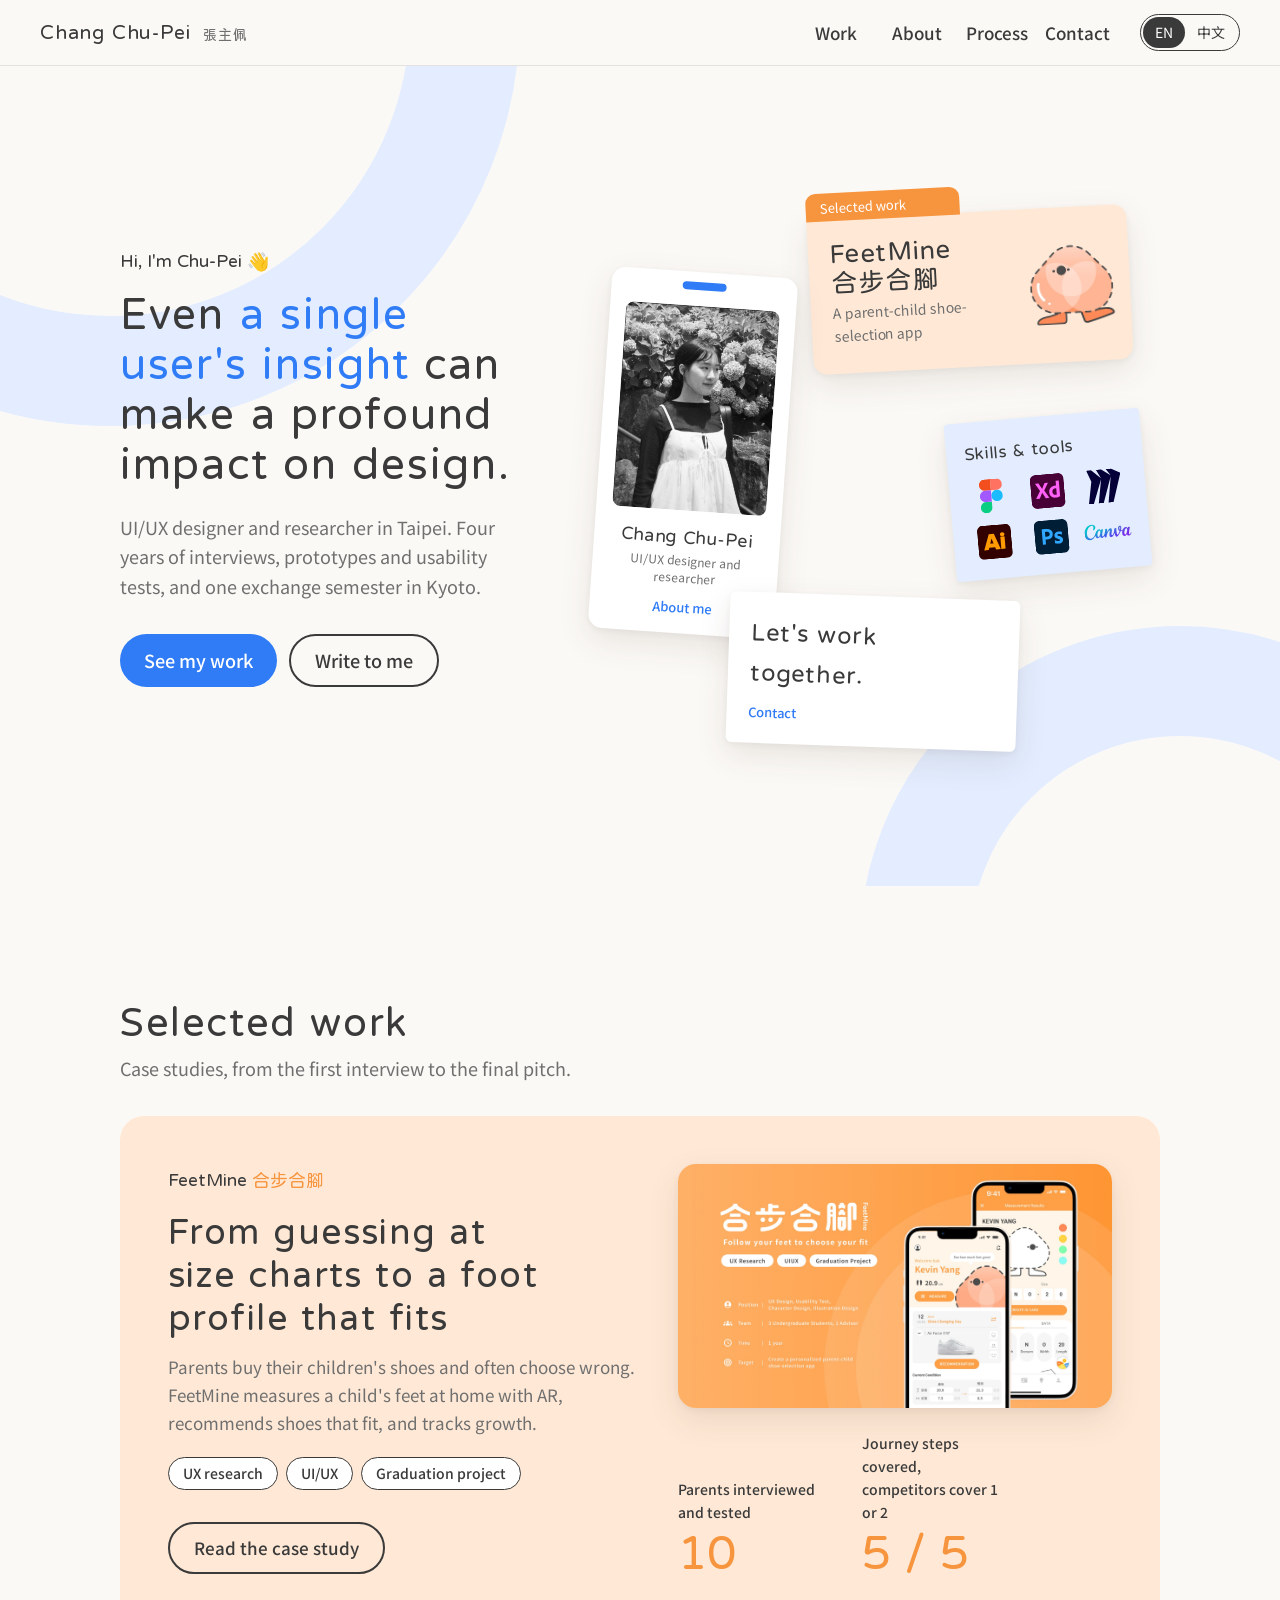
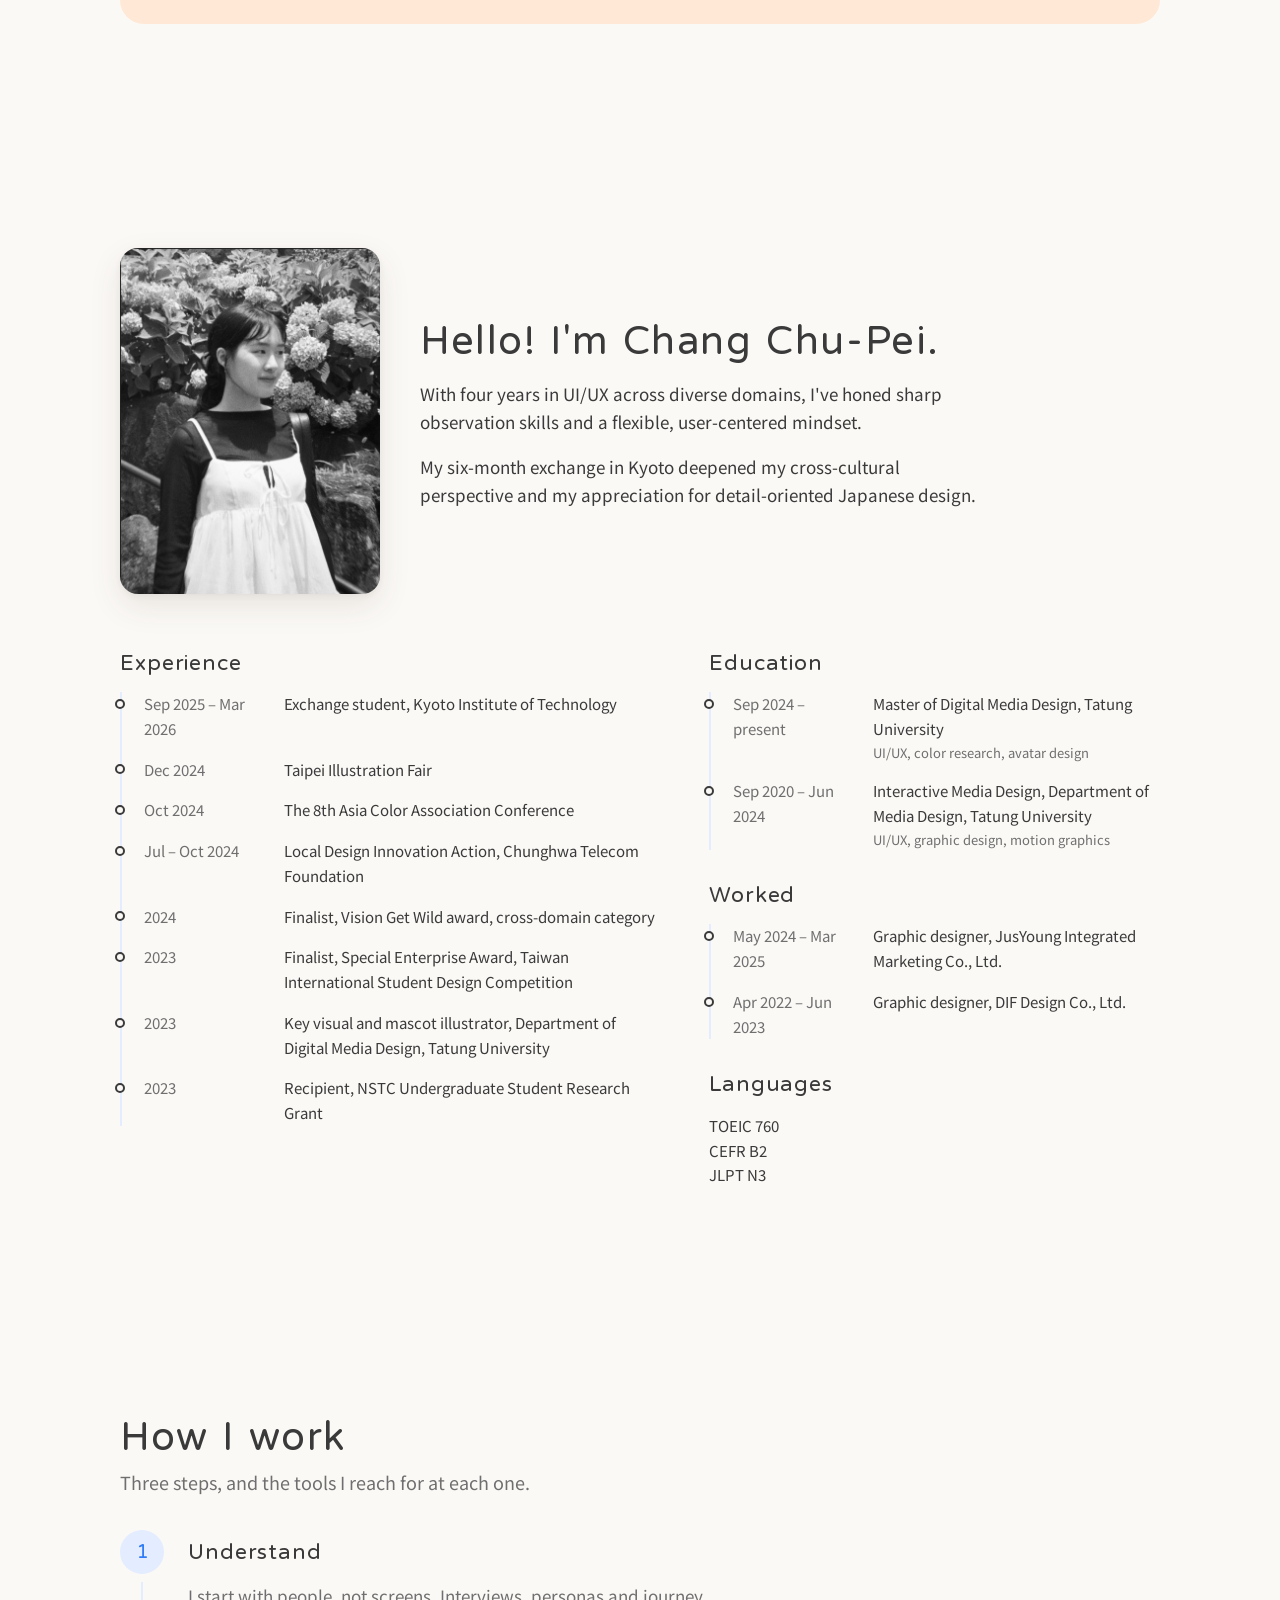
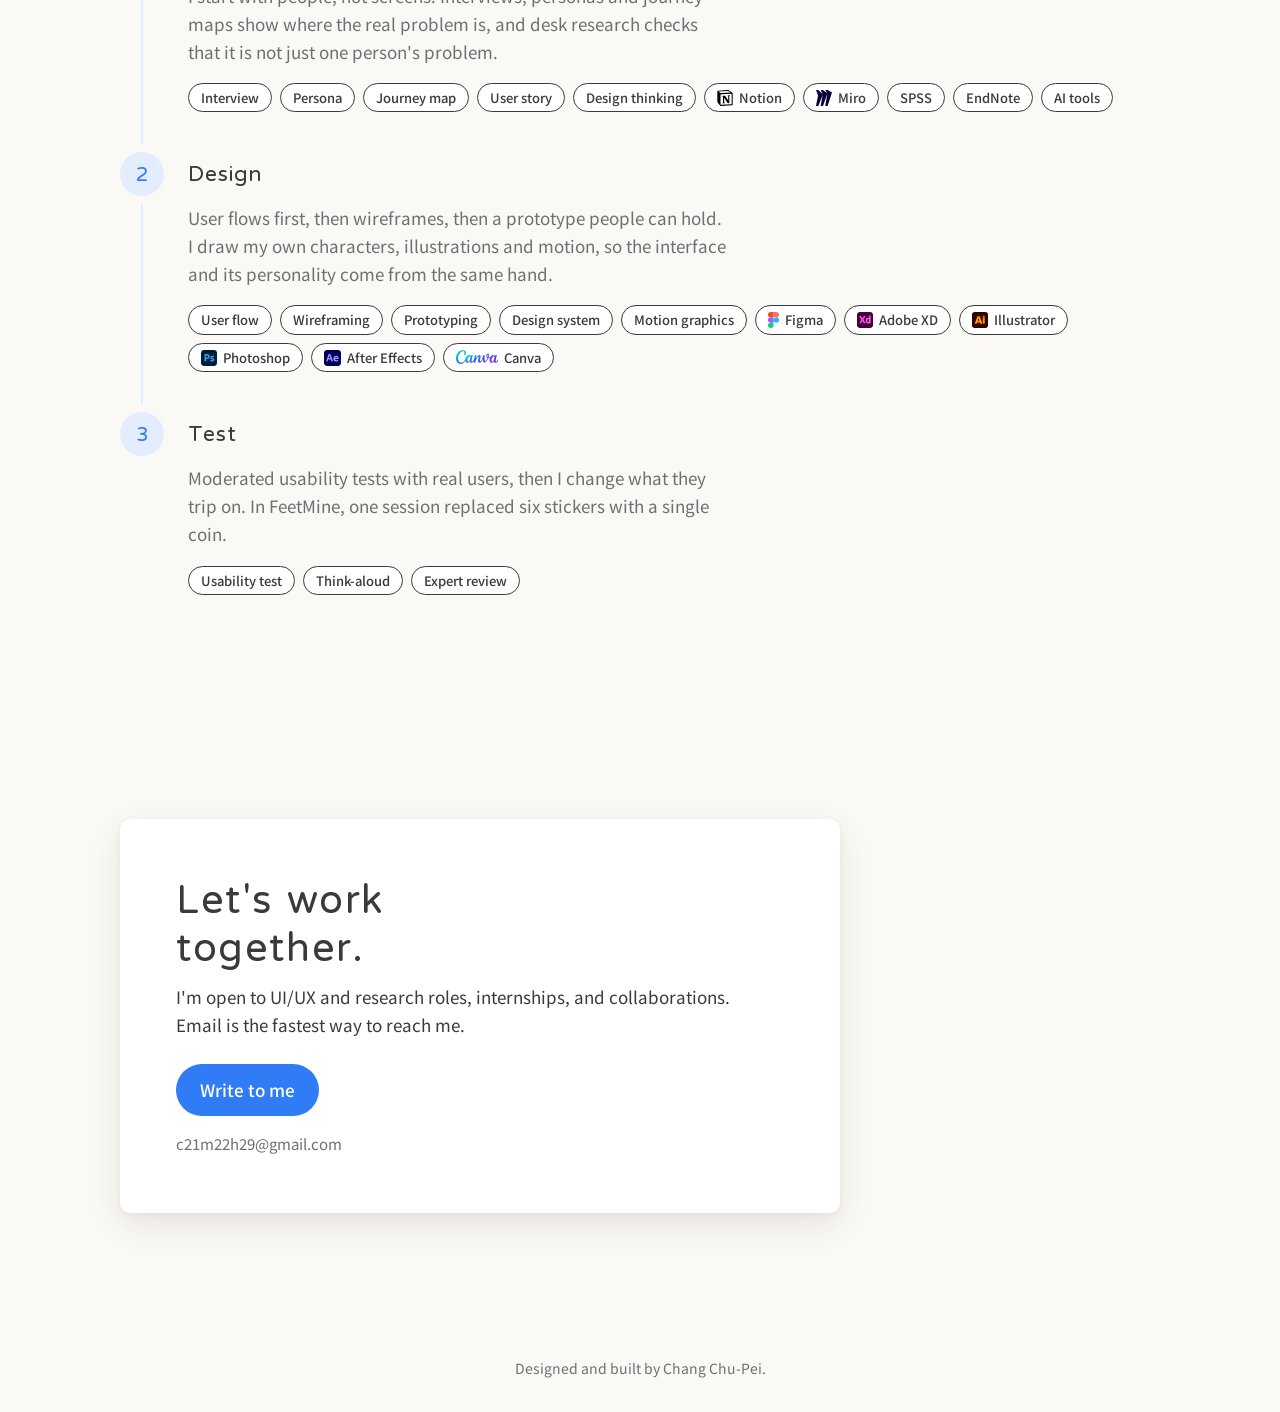
<file: index.html>
<!DOCTYPE html>
<html lang="en">
<head>
  <meta charset="utf-8">
  <meta name="viewport" content="width=device-width, initial-scale=1">
  <title>Chang Chu-Pei 張主佩, UI/UX designer and researcher</title>
  <meta name="description" content="Portfolio of Chang Chu-Pei, UI/UX designer and researcher in Taipei.">
  <link rel="preconnect" href="https://fonts.gstatic.com" crossorigin>
  <link href="https://fonts.googleapis.com/css2?family=Huninn&family=Noto+Sans+TC:wght@400;500&display=swap" rel="stylesheet">
  <link rel="stylesheet" href="style.css">
</head>
<body>
  <!-- The home page: the desk, the list of projects, and the profile (about, skills, contact).
       Every element with data-text="a.b.c" gets its words from content.js (data-html for the one string with <em> in it).
       Lists (project cards, timeline, skills) are drawn by home.js into the empty elements with an id. -->

  <a class="skip" href="#work" data-text="site.skip"></a>

  <header class="topbar">
    <a class="brand" href="#top"><span data-text="site.name"></span> <small data-text="site.nameOther"></small></a>
    <nav>
      <a href="#work" data-text="site.nav.work"></a>
      <a href="#about" data-text="site.nav.about"></a>
      <a href="#skills" data-text="site.nav.skills"></a>
      <a href="#contact" data-text="site.nav.contact"></a>
    </nav>
    <div class="lang" role="group" aria-label="Language / 語言">
      <button type="button" data-lang="en" lang="en">EN</button>
      <button type="button" data-lang="zh" lang="zh-Hant">中文</button>
    </div>
  </header>

  <main id="top">

    <!-- The desk. Four objects, each one leads to a section. On wide screens you can drag them. -->
    <section class="desk" aria-labelledby="headline">
      <div class="wrap desk-grid">
        <div class="desk-copy">
          <p class="greeting" data-text="desk.greeting"></p>
          <h1 id="headline" data-html="desk.headline"></h1>
          <p data-text="desk.intro"></p>
          <p class="actions">
            <a class="button" href="#work" data-text="desk.cta"></a>
            <a class="button outline" href="#contact" data-text="contact.button"></a>
          </p>
        </div>

        <div class="desk-objects">
          <!-- The folder shows the newest project (the first one in content.js). The mascot is a sticker. -->
          <a class="object folder" href="#work" draggable="false">
            <span class="folder-tab" data-text="work.title"></span>
            <span class="folder-title" data-text="project.name"></span>
            <span class="folder-title" data-text="project.nameZh"></span>
            <span class="folder-caption" data-text="project.summary"></span>
            <img class="folder-mascot" src="img/mascot.png" width="363" height="342" alt="" draggable="false">
          </a>

          <a class="object badge" href="#about" draggable="false">
            <img src="img/profile.jpg" width="527" height="700" data-alt="about.photoAlt" alt="" draggable="false">
            <span class="badge-name" data-text="site.name"></span>
            <span class="badge-role" data-text="site.role"></span>
            <span class="object-link" data-text="desk.badge.tab"></span>
          </a>

          <a class="object note" href="#skills" draggable="false">
            <span class="note-title" data-text="desk.note.tab"></span>
            <ul class="note-logos" id="note-logos"></ul>
          </a>

          <a class="object postcard" href="#contact" draggable="false">
            <span class="postcard-body" data-text="desk.postcard.body"></span>
            <span class="object-link" data-text="desk.postcard.tab"></span>
          </a>
        </div>
      </div>
    </section>

    <!-- Work: one panel per project, in the project's own colour. Each panel links to the project's own page. -->
    <section id="work" class="section" aria-labelledby="work-title">
      <div class="wrap">
        <h2 id="work-title" data-text="work.title"></h2>
        <p class="lead" data-text="work.lead"></p>
        <div class="work-grid" id="work-grid"></div>
      </div>
    </section>

    <section id="about" class="section" aria-labelledby="about-title">
      <div class="wrap">
        <div class="about-grid">
          <figure><img src="img/profile.jpg" width="527" height="700" data-alt="about.photoAlt" alt=""></figure>
          <div>
            <h2 id="about-title" data-text="about.greeting"></h2>
            <div id="bio"></div>
          </div>
        </div>
        <div class="cv">
          <div>
            <h3 data-text="about.experienceTitle"></h3>
            <ol class="timeline" id="experience"></ol>
          </div>
          <div>
            <h3 data-text="about.educationTitle"></h3>
            <ol class="timeline" id="education"></ol>
            <h3 data-text="about.workTitle"></h3>
            <ol class="timeline" id="work-history"></ol>
            <h3 data-text="about.languagesTitle"></h3>
            <ul class="plain" id="languages"></ul>
          </div>
        </div>
      </div>
    </section>

    <section id="skills" class="section" aria-labelledby="skills-title">
      <div class="wrap">
        <h2 id="skills-title" data-text="skills.title"></h2>
        <p class="lead" data-text="skills.lead"></p>
        <ol class="steps" id="steps"></ol>
      </div>
    </section>

    <section id="contact" class="section" aria-labelledby="contact-title">
      <div class="wrap">
        <div class="postcard-big">
          <h2 id="contact-title" data-text="contact.title"></h2>
          <p data-text="contact.body"></p>
          <a class="button" id="mail-link" href="#"><span data-text="contact.button"></span></a>
          <p class="email" data-text="site.email"></p>
        </div>
      </div>
    </section>

  </main>

  <footer><p data-text="site.footer"></p></footer>

  <script src="content.js"></script>
  <script src="site.js"></script>
  <script src="home.js"></script>
</body>
</html>
</file>
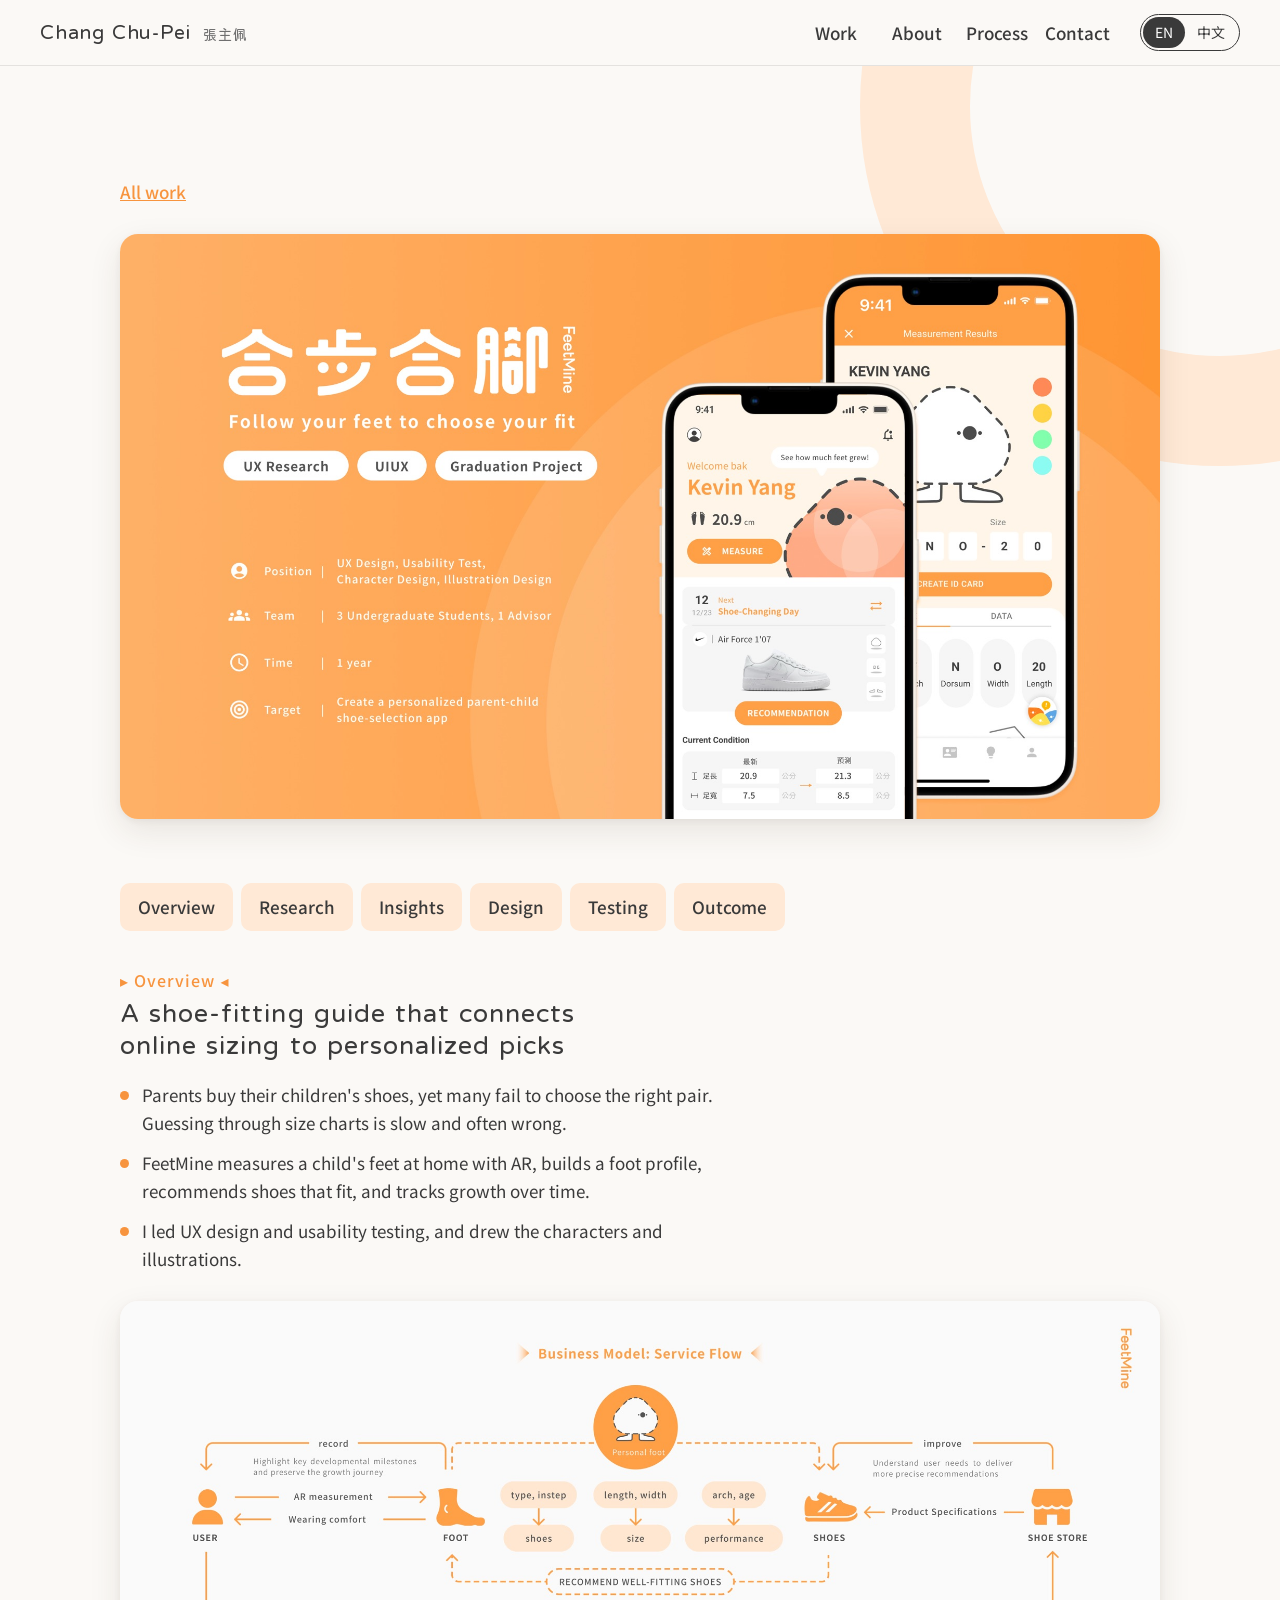
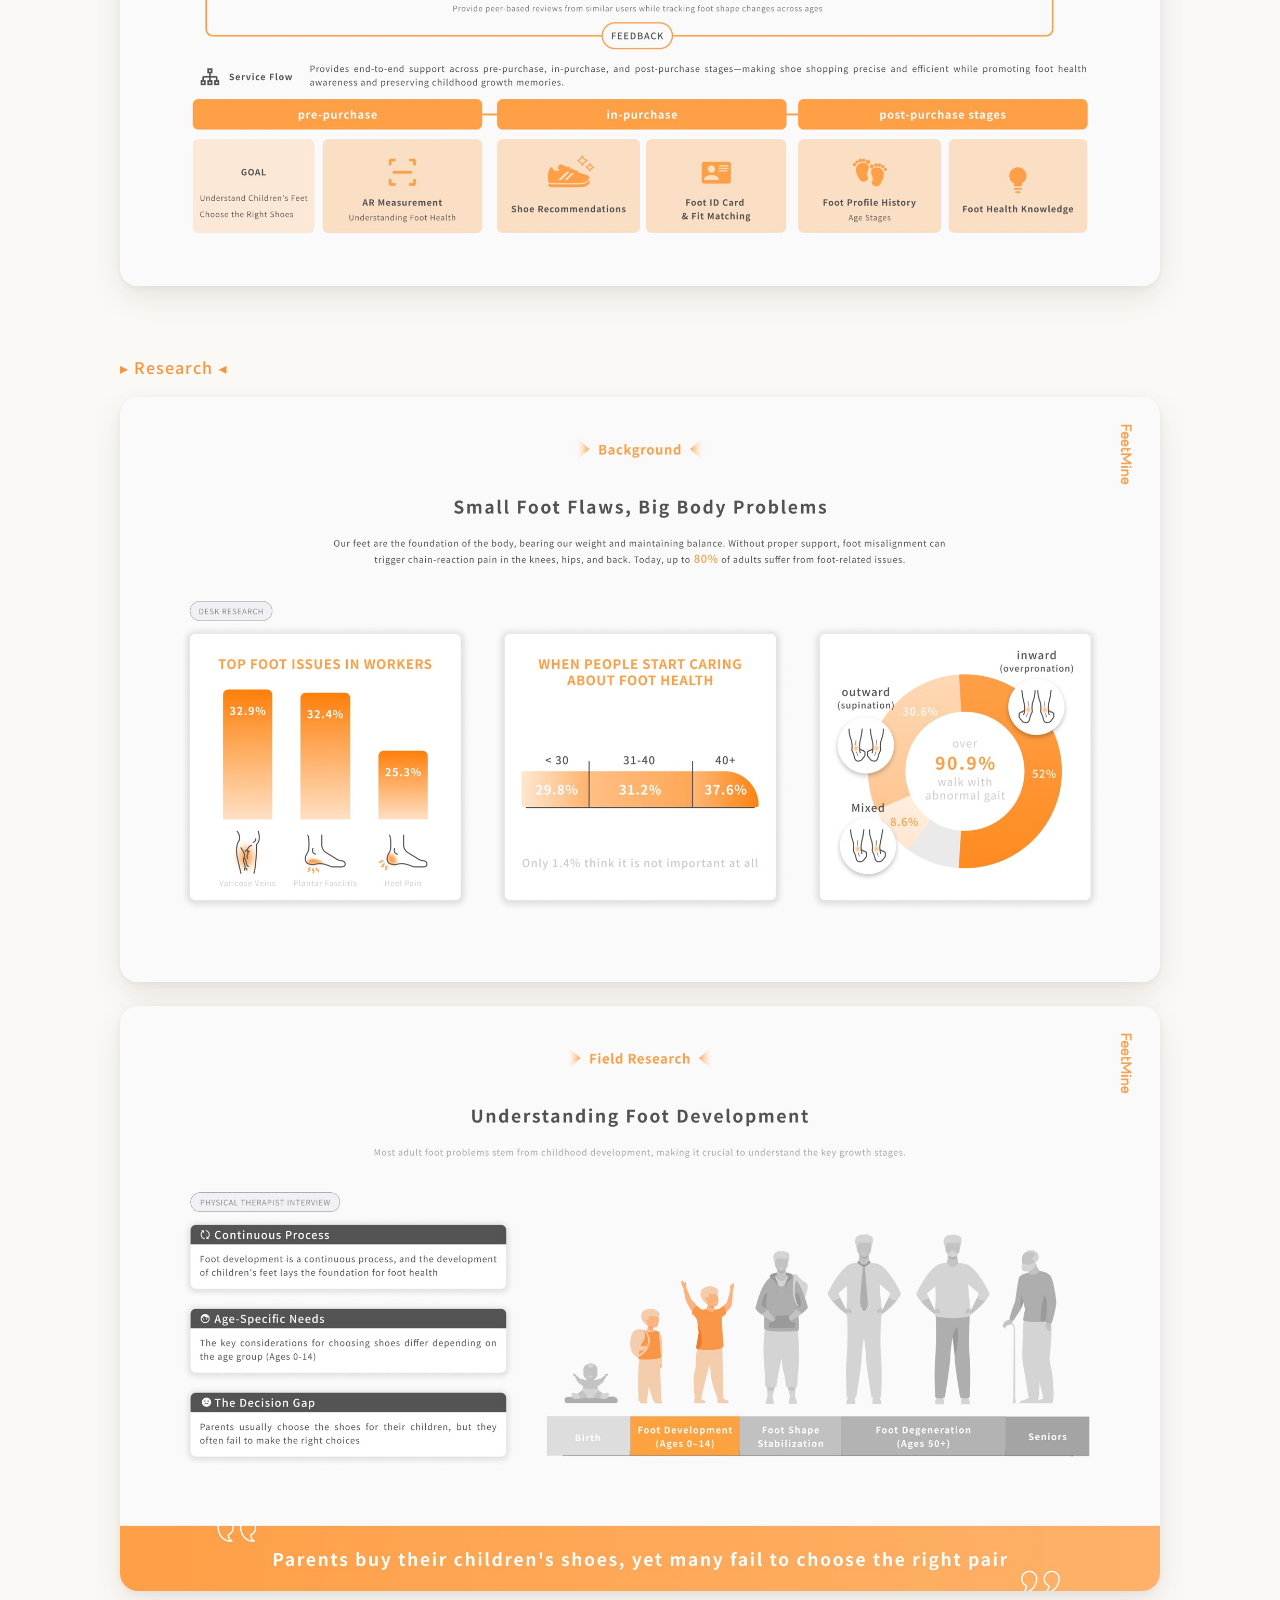
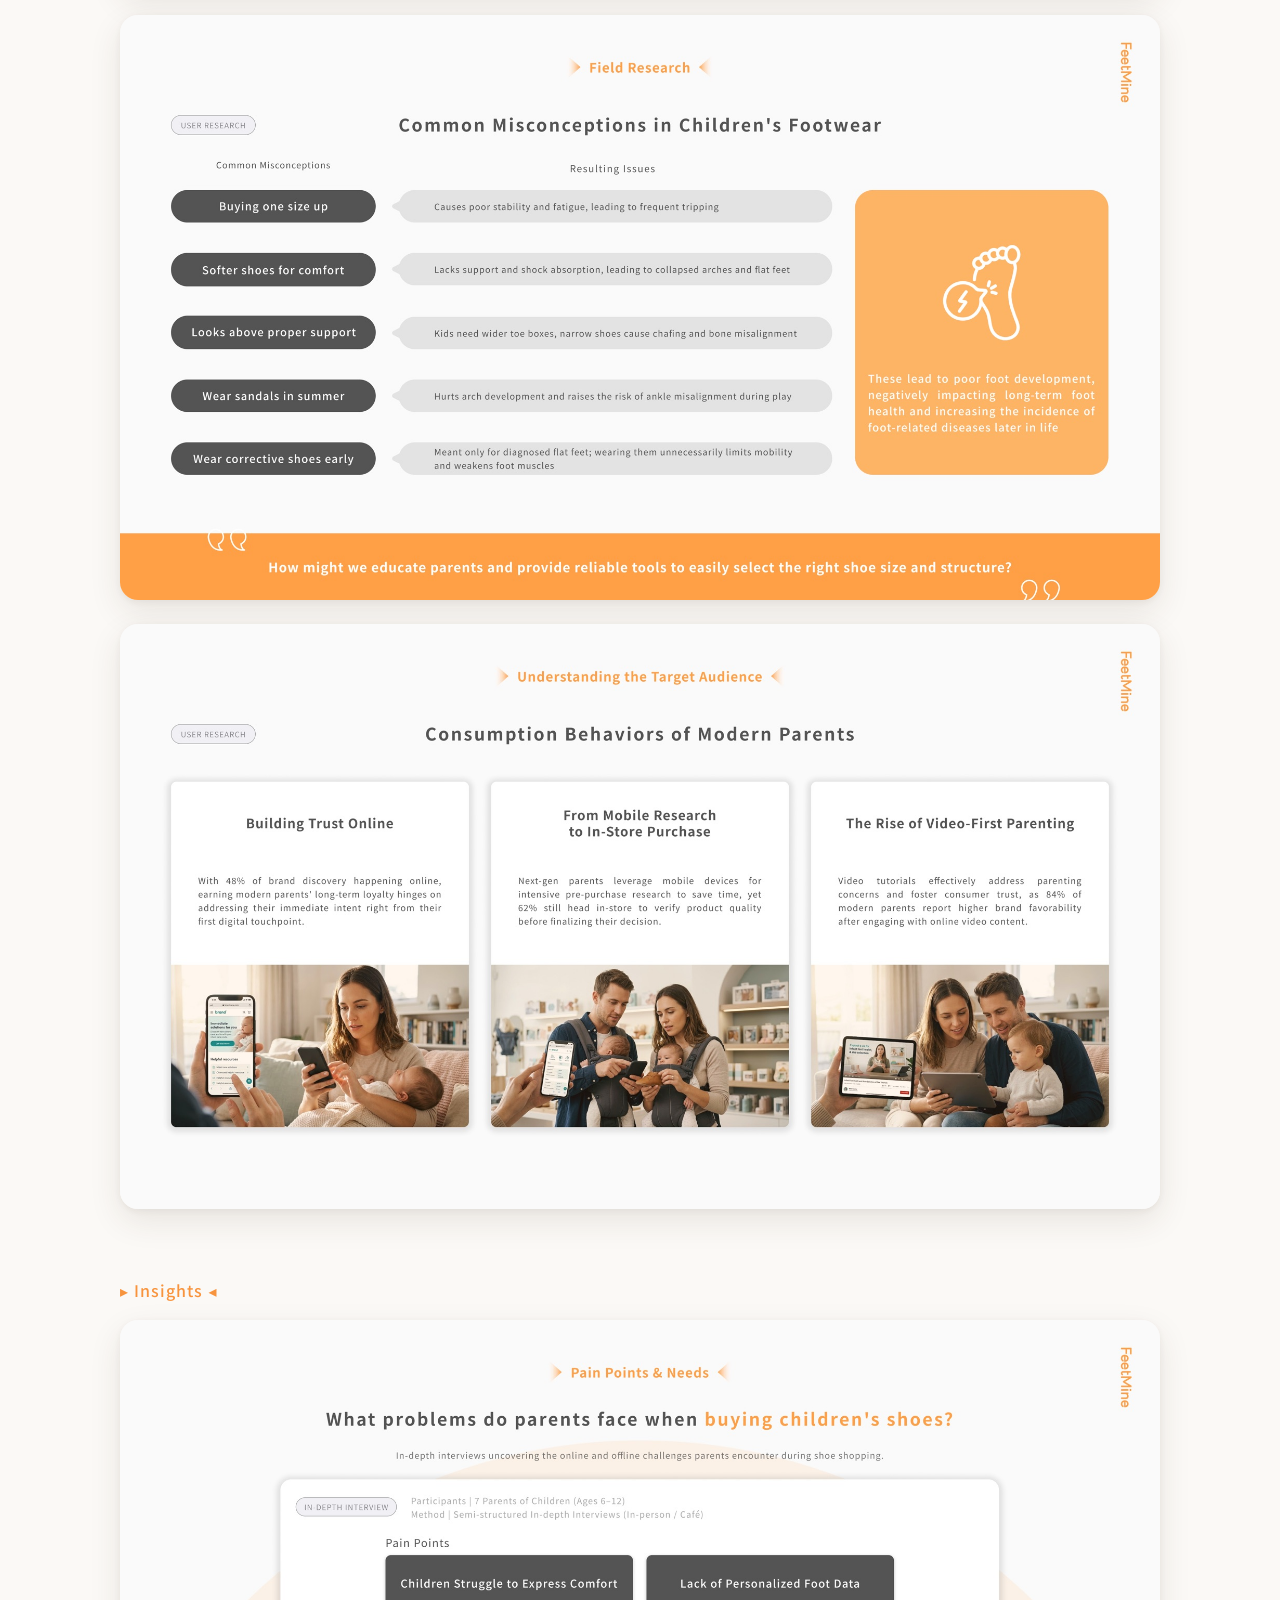
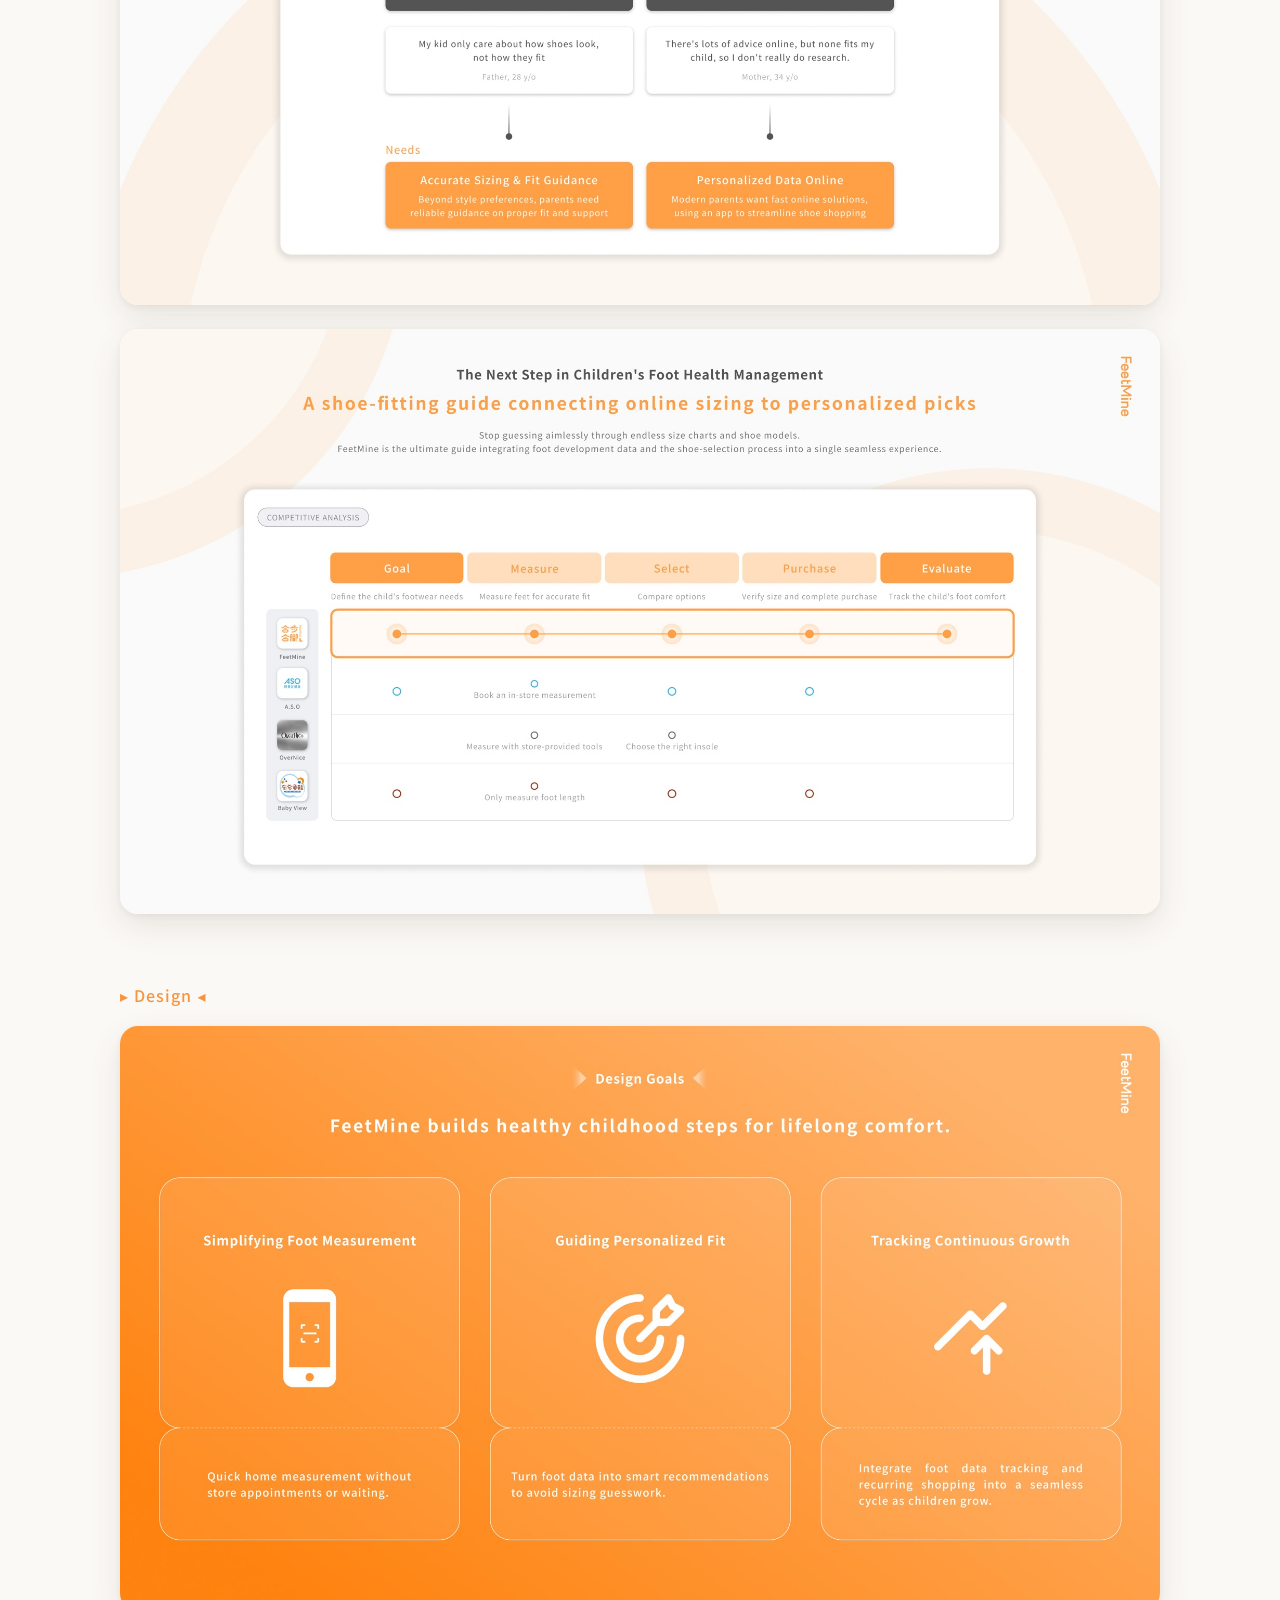
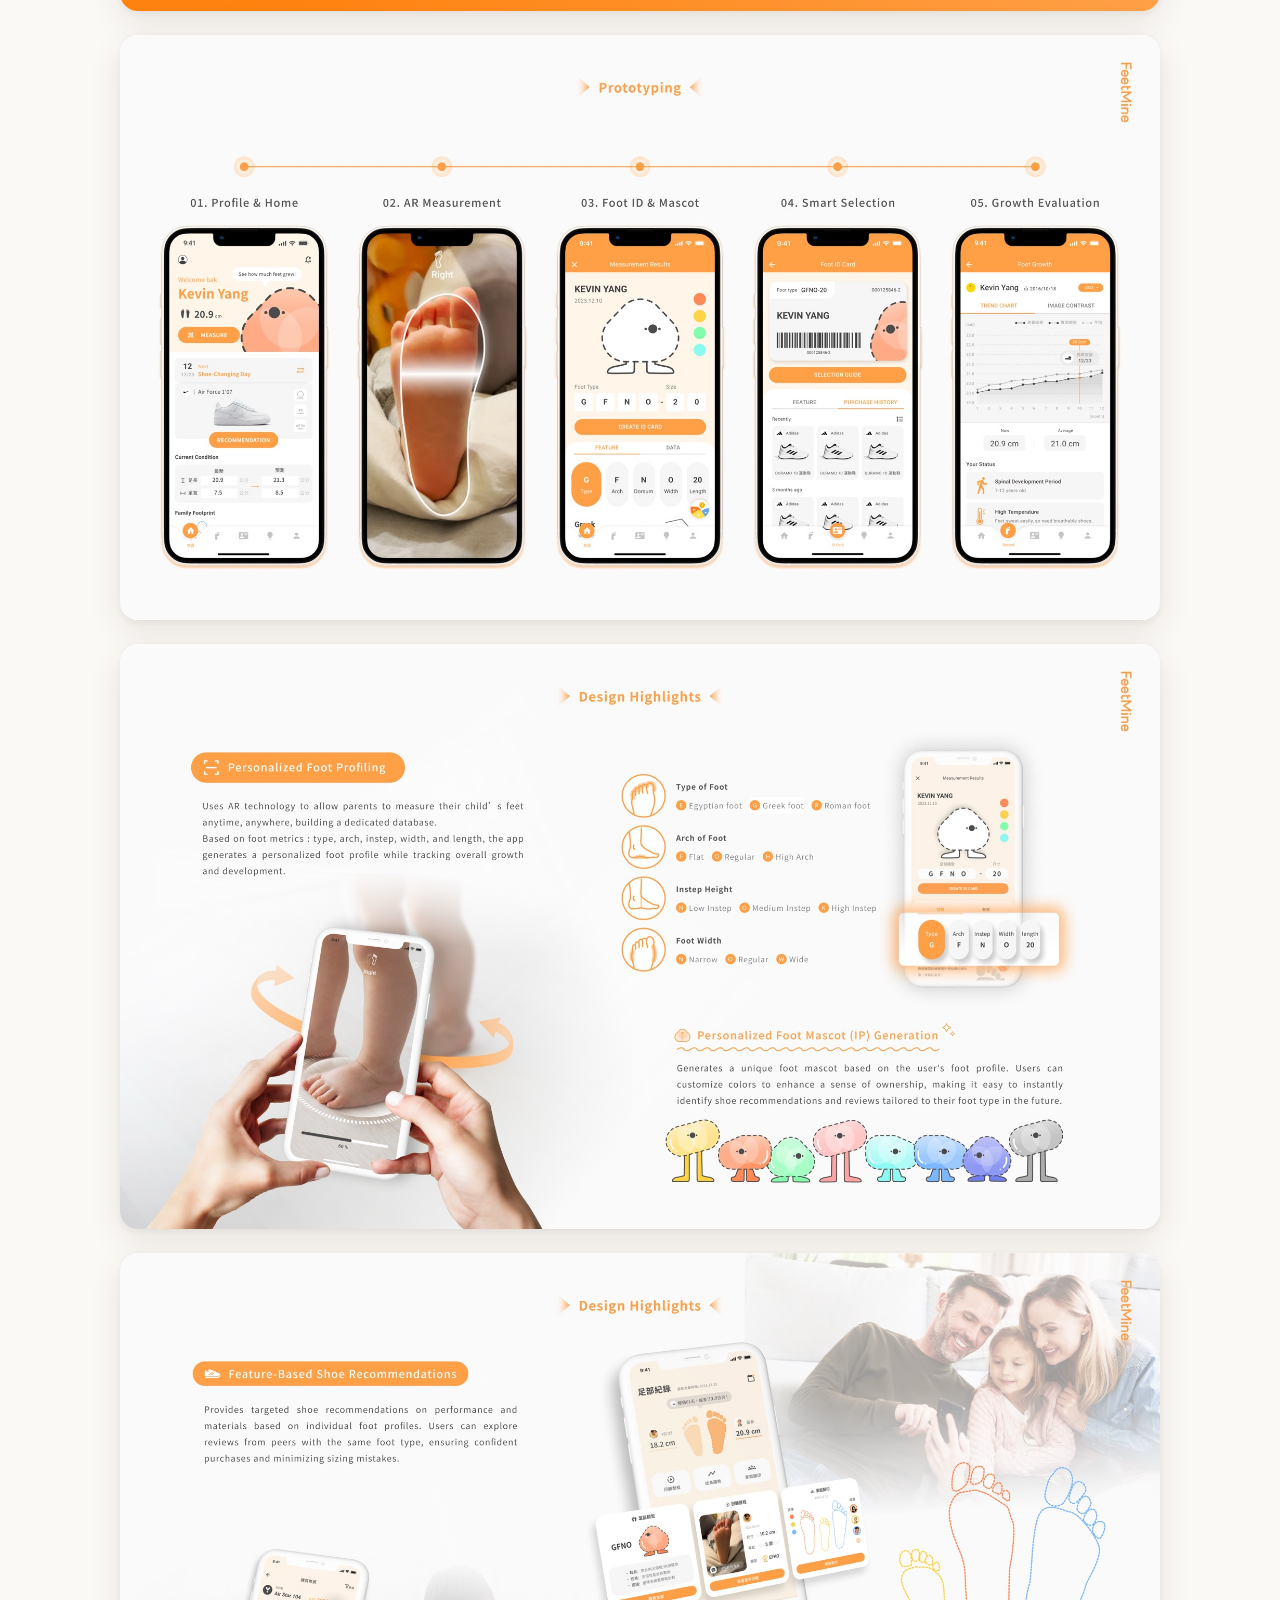
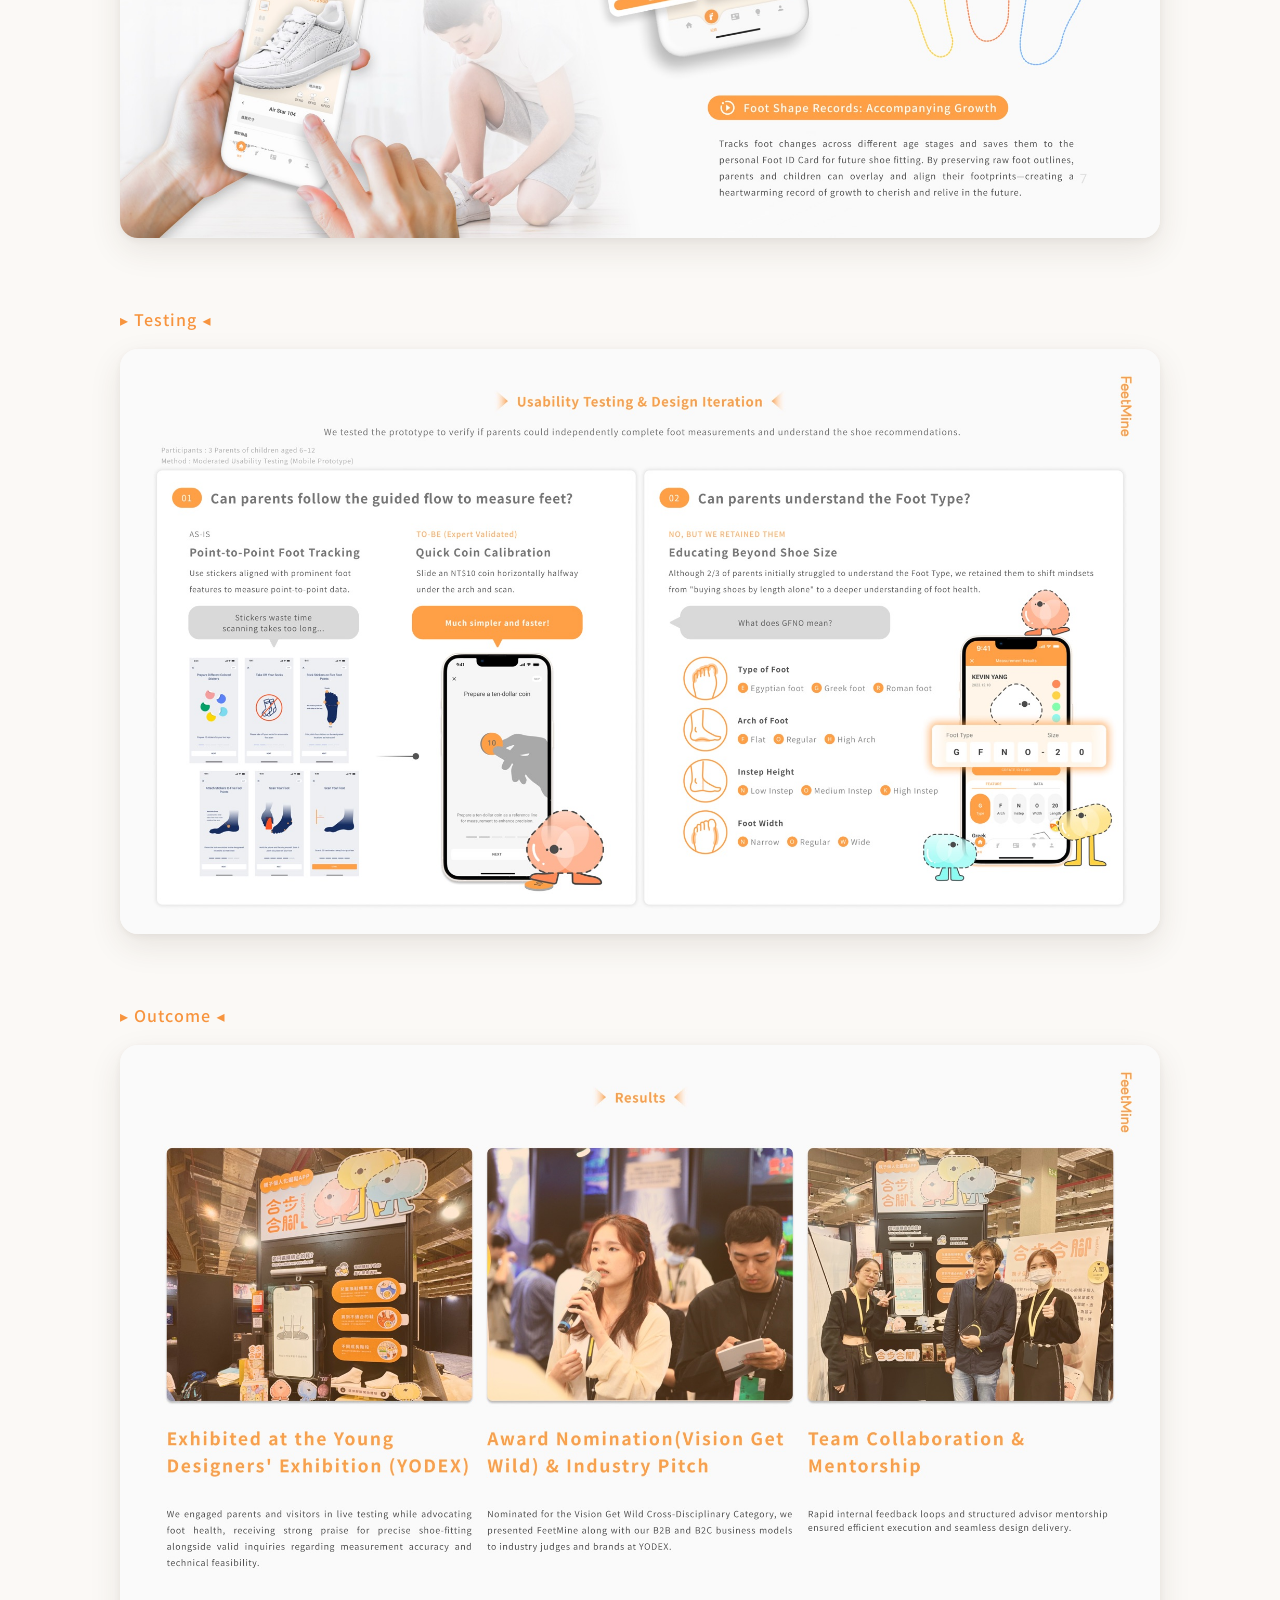
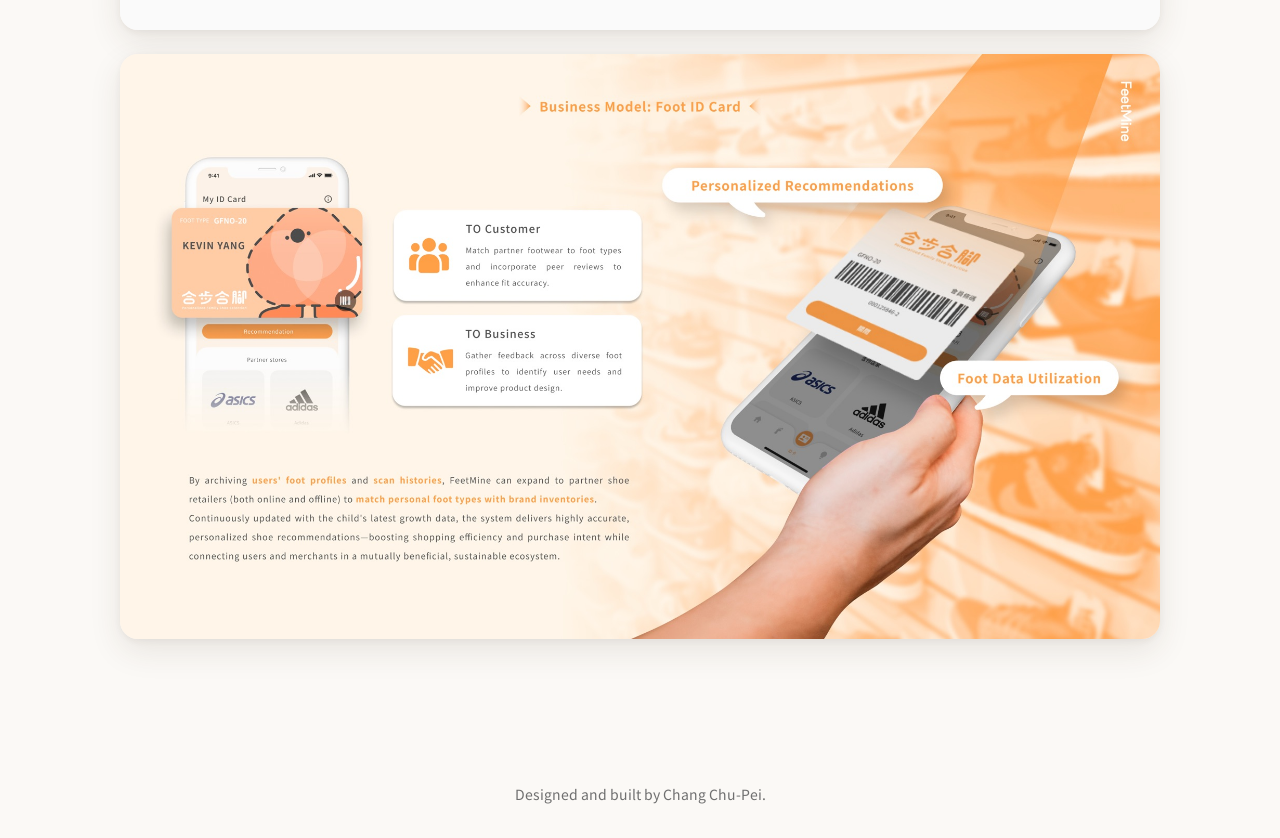
<file: feetmine.html>
<!DOCTYPE html>
<html lang="en">
<head>
  <meta charset="utf-8">
  <meta name="viewport" content="width=device-width, initial-scale=1">
  <title>FeetMine 合步合腳, a case study by Chang Chu-Pei</title>
  <meta name="description" content="FeetMine: a parent-child shoe-selection app. UX research, prototyping and usability testing by Chang Chu-Pei.">
  <link rel="preconnect" href="https://fonts.gstatic.com" crossorigin>
  <link href="https://fonts.googleapis.com/css2?family=Huninn&family=Noto+Sans+TC:wght@400;500&display=swap" rel="stylesheet">
  <link rel="stylesheet" href="style.css">
</head>
<body data-project="feetmine">
  <!-- A case-study page. data-project above names the entry in content.js that fills this page.
       To add a project: copy this file, change data-project, and add the entry to content.js. -->

  <a class="skip" href="#study" data-text="site.skip"></a>

  <header class="topbar">
    <a class="brand" href="index.html"><span data-text="site.name"></span> <small data-text="site.nameOther"></small></a>
    <nav>
      <a href="index.html#work" data-text="site.nav.work"></a>
      <a href="index.html#about" data-text="site.nav.about"></a>
      <a href="index.html#skills" data-text="site.nav.skills"></a>
      <a href="index.html#contact" data-text="site.nav.contact"></a>
    </nav>
    <div class="lang" role="group" aria-label="Language / 語言">
      <button type="button" data-lang="en" lang="en">EN</button>
      <button type="button" data-lang="zh" lang="zh-Hant">中文</button>
    </div>
  </header>

  <main>
    <section id="study" class="section project">
      <div class="wrap">
        <a class="back" href="index.html#work" data-text="work.all"></a>

        <figure class="cover"><img id="cover" alt=""></figure>

        <!-- The phases, one after another. The links glide to each one. -->
        <nav class="phase-nav" id="phase-nav"></nav>
        <div id="phases"></div>
      </div>
    </section>
  </main>

  <footer><p data-text="site.footer"></p></footer>

  <script src="content.js"></script>
  <script src="site.js"></script>
  <script src="project.js"></script>
</body>
</html>
</file>
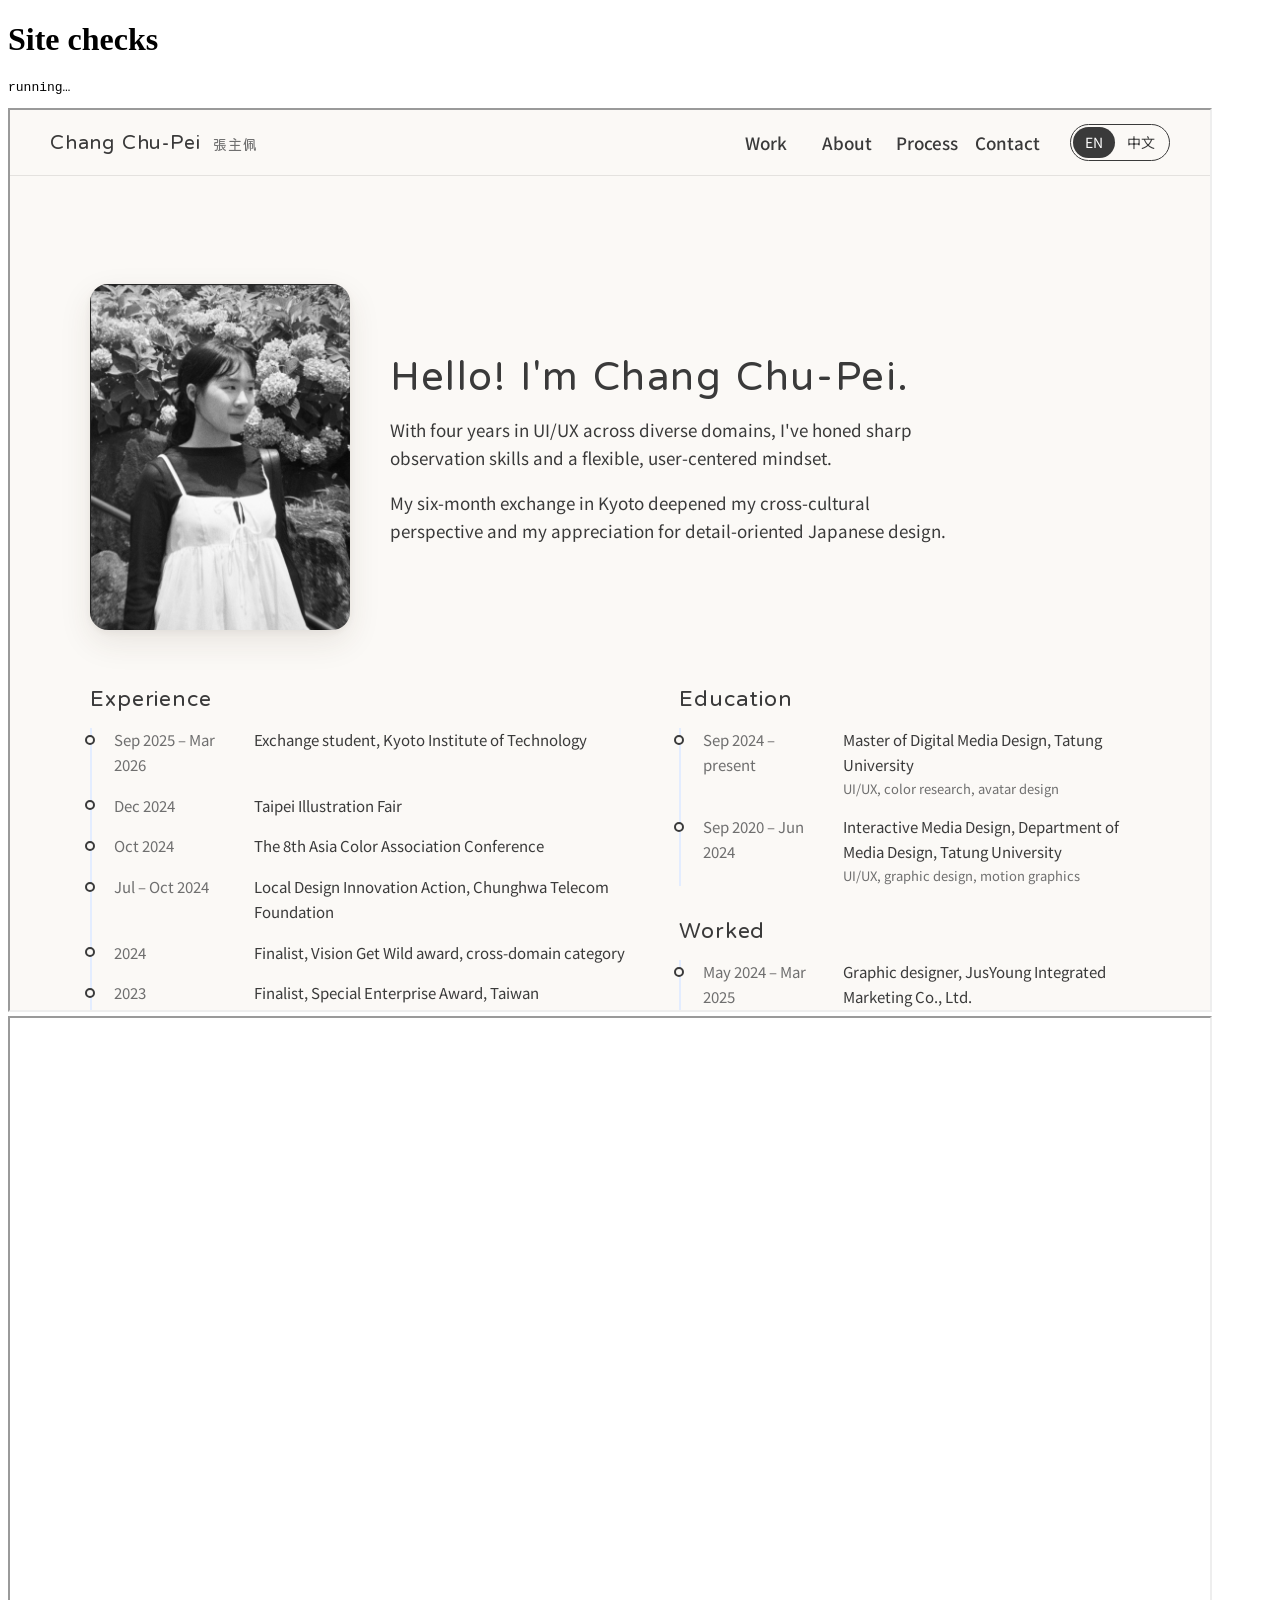
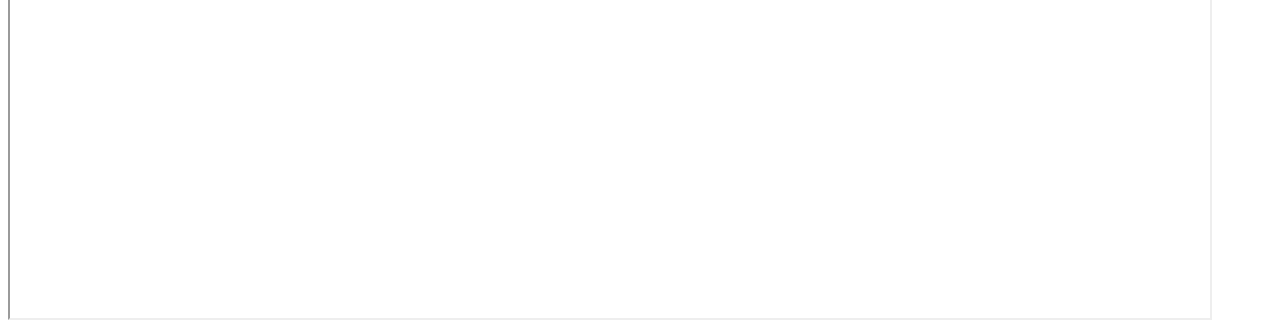
<file: test.html>
<!DOCTYPE html>
<html lang="en">
<head>
  <meta charset="utf-8">
  <title>Site checks</title>
</head>
<body>
  <!-- Open this page through a local server (VS Code Live Preview works) to check that the scripts still work.
       Every line should say PASS. -->
  <h1>Site checks</h1>
  <pre id="results">running…</pre>
  <iframe id="home" src="index.html" width="1200" height="900"></iframe>
  <iframe id="project" width="1200" height="900"></iframe>

  <script>
    const results = [];
    function check(name, ok) { results.push((ok ? "PASS  " : "FAIL  ") + name); }

    const home = document.getElementById("home");
    const project = document.getElementById("project");

    home.addEventListener("load", () => {
      const win = home.contentWindow;
      const doc = win.document;
      const $ = (selector) => doc.querySelector(selector);
      try {
        // 1. Language toggle
        const langLeft = $(".lang").getBoundingClientRect().left;
        $('[data-lang="zh"]').click();
        check("language toggle switches to Chinese", doc.documentElement.lang === "zh-Hant" && $("#headline").textContent.includes("使用者"));
        check("the language switch stays where it was", Math.abs($(".lang").getBoundingClientRect().left - langLeft) < 1);
        $('[data-lang="en"]').click();
        check("language toggle switches back to English", $("#headline").textContent.startsWith("Even"));

        // 2. Work list
        const card = $(".work-card");
        check("the work list has a card that links to the project page", card !== null && card.getAttribute("href") === "feetmine.html");
        check("the card shows the project's headline and stats", card.querySelector("h3").textContent.includes("foot profile") && card.querySelectorAll(".stats dd").length === 2);
        check("the headline has its coloured words and the process has three steps", $("#headline em") !== null && doc.querySelectorAll(".steps > li").length === 3);
        check("the note and the tool chips show their logos", doc.querySelectorAll(".note-logos img").length === 6 && doc.querySelectorAll(".steps .tags img").length === 8);

        // 3. Desk drag
        const folder = $(".folder");
        folder.setPointerCapture = () => {}; // synthetic pointers cannot be captured
        const pointer = (type, x, y) =>
          folder.dispatchEvent(new win.PointerEvent(type, { pointerId: 1, clientX: x, clientY: y, button: 0, bubbles: true }));
        pointer("pointerdown", 100, 100);
        pointer("pointermove", 160, 130);
        pointer("pointerup", 160, 130);
        const click = new win.MouseEvent("click", { bubbles: true, cancelable: true });
        folder.dispatchEvent(click);
        check("dragging moves the folder and does not follow its link", folder.style.translate === "60px 30px" && click.defaultPrevented);
      } catch (error) {
        results.push("FAIL  " + error);
      }

      // 4. Gliding to a section takes over a second, so the check looks twice: on the way, and once there.
      const aboutTop = $("#about").getBoundingClientRect().top - $(".topbar").offsetHeight;
      $('nav a[href="#about"]').click();
      setTimeout(() => {
        const onTheWay = win.scrollY > 0 && win.scrollY < aboutTop - 1;
        setTimeout(() => {
          check("clicking a nav link glides to the section", onTheWay && Math.abs(win.scrollY - aboutTop) < 2 && win.location.hash === "#about");
          project.src = "feetmine.html";
        }, 1200);
      }, 400);

      // Now the project page.
      project.addEventListener("load", () => {
        const win = project.contentWindow;
        const doc = win.document;
        const $ = (selector) => doc.querySelector(selector);
        try {
          // 5. Phases: all on the page, every slide opens full size, and the links at the top point at them
          const phases = doc.querySelectorAll(".phase").length;
          check("every phase and every slide is on the page, slides 6 to 19 of the deck",
            phases === 6 && doc.querySelectorAll("#phase-nav a").length === phases && doc.querySelectorAll('.figures a[target="_blank"] img[src^="img/feetmine-"]').length === 14);
          check("the phase links point at the phases", $('#phase-nav a[href="#phase-1"]') !== null && $("#phase-1") !== null);
          check("only the overview phase has text, the others are slides alone", doc.querySelectorAll(".points").length === 1 && $("#phase-0 .points") !== null);
        } catch (error) {
          results.push("FAIL  " + error);
        }
        document.getElementById("results").textContent = results.join("\n");
      });
    });
  </script>
</body>
</html>
</file>
<file: style.css>
/* style.css — colors, fonts and layout for the whole site.
   The variables at the top are the design tokens. Change a color here and it changes everywhere.
   Rules are written for phones first. The @media (min-width: …) blocks at the end add the wider layouts. */

:root {
  --paper: #fbf9f6;
  --ink: #3a3a3a;
  --ink-soft: #6f6f6f;
  --line: rgba(58, 58, 58, 0.12);
  --card: #ffffff;
  --blue: #2f7cf6;                  /* the site's own colour */
  --blue-wash: #e3edff;
  --accent: var(--blue);            /* the current section's colour; project pages and cards set their own */
  --accent-wash: var(--blue-wash);
  --shadow: 0 12px 32px rgba(70, 50, 30, 0.10), 0 2px 6px rgba(70, 50, 30, 0.06);
  --shadow-lifted: 0 24px 48px rgba(70, 50, 30, 0.18), 0 4px 10px rgba(70, 50, 30, 0.08);
  --font-display: "Huninn", "Noto Sans TC", system-ui, sans-serif;
  --font-body: "Noto Sans TC", system-ui, sans-serif;
  --radius: 18px;
  --gutter: clamp(16px, 4vw, 40px);
}

/* ---------- Base ---------- */

*, *::before, *::after { box-sizing: border-box; }
html { scroll-behavior: smooth; }
body {
  margin: 0;
  font: 400 17px/1.65 var(--font-body);
  color: var(--ink);
  background: var(--paper);
}
img { max-width: 100%; height: auto; display: block; }
figure { margin: 0; }
ul, ol { margin: 0; padding: 0; list-style: none; }
h1, h2, h3, h4,
.brand, .folder-title, .badge-name, .note-title, .postcard-body {
  font-family: var(--font-display);
  letter-spacing: 0.04em;
}
h1, h2, h3, h4 { font-weight: 400; line-height: 1.2; margin: 0; }
h1 { font-size: clamp(32px, 3.4vw, 48px); line-height: 1.15; }
h2 { font-size: clamp(28px, 3.4vw, 40px); }
h3 { font-size: 26px; }
h4 { font-size: 21px; }
p { margin: 0 0 1em; max-width: 64ch; }
a { color: var(--accent); }
button { font: inherit; color: inherit; }
:focus-visible { outline: 3px solid var(--accent); outline-offset: 3px; }

.wrap { max-width: 1120px; margin-inline: auto; padding-inline: var(--gutter); }
.section { padding-block: clamp(64px, 9vw, 112px); }

.skip {
  position: absolute; top: -60px; left: 16px; z-index: 100;
  padding: 8px 14px; border-radius: 8px; background: var(--ink); color: #fff;
}
.skip:focus { top: 12px; }

/* ---------- Top bar ---------- */

.topbar {
  position: sticky; top: 0; z-index: 50;
  display: flex; flex-wrap: wrap; align-items: center; gap: 12px 24px;
  padding: 14px var(--gutter);
  background: var(--paper);
  border-bottom: 1px solid var(--line);
}
/* The name at the left; the section links and the language switch together at the right.
   The links have a fixed width, so the switch stays put when the words change length. */
.brand { margin-right: auto; font-size: 20px; color: var(--ink); text-decoration: none; }
.brand small { font-size: 14px; color: var(--ink-soft); margin-left: 6px; }
.topbar nav { display: flex; gap: 4px; }
.topbar nav a { min-width: 4.5em; padding: 4px 0; text-align: center; color: var(--ink); text-decoration: none; font-weight: 500; }
.topbar nav a:hover { color: var(--blue); }
.lang { display: flex; padding: 2px; border: 1.5px solid var(--ink); border-radius: 999px; }
.lang button { padding: 4px 12px; border: 0; border-radius: 999px; background: none; font-size: 14px; cursor: pointer; }
.lang button[aria-pressed="true"] { background: var(--ink); color: #fff; }
/* On phones the name takes the first row; the links and the language switch share the second. */
@media (max-width: 639px) {
  .topbar { gap: 8px 12px; }
  .brand { flex-basis: 100%; }
  .topbar nav { gap: 12px; font-size: 15px; }
  .topbar nav a { min-width: 0; }
  .lang { margin-left: auto; }
  .lang button { padding: 4px 10px; }
}

/* ---------- The desk ---------- */

.desk, .project { position: relative; overflow: hidden; }
.desk-grid { display: grid; gap: 40px; padding-block: 48px; }
.desk-copy { position: relative; z-index: 1; }
.desk-copy p { margin-top: 24px; font-size: 18px; color: var(--ink-soft); max-width: 40ch; }
.desk-copy .greeting { margin: 0 0 12px; font-family: var(--font-display); color: var(--ink); }
h1 em { font-style: normal; color: var(--blue); }
.actions { display: flex; flex-wrap: wrap; gap: 12px; }

/* The big pale rings behind the desk and the project, like the arcs in the FeetMine slides. */
.desk::before, .desk::after, .project::before {
  content: ""; position: absolute; pointer-events: none;
  border-radius: 50%; border: 110px solid var(--accent-wash);
}
.desk::before { width: 820px; height: 820px; top: -460px; left: -300px; }
.desk::after { width: 640px; height: 640px; bottom: -380px; right: -220px; }
.project::before { width: 720px; height: 720px; top: -320px; right: -300px; }

/* On phones the four objects form a grid. On wide screens (end of file) they scatter across the desk. */
.desk-objects { position: relative; z-index: 1; display: grid; grid-template-columns: 1fr 1fr; gap: 18px; }

/* One object on the desk. It is a link, so it also works with the keyboard. */
.object {
  position: relative; display: block;
  color: var(--ink); text-decoration: none;
  background: var(--card); box-shadow: var(--shadow);
  transition: box-shadow 0.2s, scale 0.2s;
}
.object:hover, .object:focus-visible, .object.lifted { scale: 1.03; box-shadow: var(--shadow-lifted); }
.object.lifted { cursor: grabbing; scale: 1.05; }
.object-link { display: block; margin-top: 10px; font-size: 13px; font-weight: 500; color: var(--blue); }
.folder-title, .folder-caption, .badge-name, .badge-role, .note-title, .postcard-body { display: block; }
@keyframes drop {
  from { opacity: 0; translate: 0 -40px; rotate: 0deg; }
}
/* The bob uses transform, not translate, because dragging sets translate by hand (home.js). */
@keyframes float {
  50% { transform: translateY(-7px); }
}

/* The work folder. home.js gives it the newest project's colours. */
.folder {
  grid-column: 1 / -1;
  padding: 22px 22px 26px;
  border-radius: 0 14px 14px 14px;
  background: var(--accent-wash);
}
.folder::before {
  content: ""; position: absolute; top: -26px; left: 0;
  width: 48%; height: 28px;
  background: var(--accent); border-radius: 10px 10px 0 0;
}
.folder-tab { position: absolute; top: -22px; left: 14px; font-size: 13px; color: #fff; }
.folder-title { max-width: 66%; font-size: 26px; line-height: 1.1; }
.folder-caption { margin-top: 4px; font-size: 14px; color: var(--ink-soft); max-width: 62%; }
.folder-mascot { position: absolute; right: 16px; top: 0; bottom: 0; margin: auto 0; width: 84px; } /* top and bottom 0 with auto margins: centred in the folder */

/* The lanyard badge. */
.badge { padding: 28px 16px 16px; border-radius: 14px; text-align: center; }
.badge::before {
  content: ""; position: absolute; top: 10px; left: 50%; translate: -50% 0;
  width: 44px; height: 8px; border-radius: 4px; background: var(--blue);
}
.badge img { width: 100%; aspect-ratio: 3 / 4; object-fit: cover; border-radius: 8px; margin-top: 6px; }
.badge-name { margin-top: 12px; font-size: 18px; }
.badge-role { font-size: 12px; line-height: 1.4; color: var(--ink-soft); }

/* The sticky note: a title and a grid of tool logos. */
.note { display: grid; grid-template-rows: auto 1fr; padding: 18px 18px 20px; border-radius: 4px; background: var(--blue-wash); }
.note-title { margin-bottom: 12px; font-size: 17px; }
.note-logos { display: grid; grid-template-columns: repeat(2, 1fr); gap: 12px 10px; align-content: space-evenly; } /* on phones the card is as tall as the badge beside it, so the logos spread out to fill it */
.note-logos img { width: 100%; height: 48px; object-fit: contain; } /* contain: the Canva wordmark is wide, the others are square */

/* The postcard. */
.postcard { grid-column: 1 / -1; padding: 20px 22px; border-radius: 6px; }
.postcard-body { font-size: 24px; }

/* ---------- Work: one panel per project (home page) ---------- */

.lead { margin: 8px 0 32px; font-size: 18px; color: var(--ink-soft); }
.work-grid { display: grid; gap: 28px; }
/* The panel wears the project's colours: --accent and --accent-wash come from content.js (see home.js). */
.work-card {
  display: grid; gap: 32px;
  padding: clamp(24px, 4vw, 48px);
  color: var(--ink); text-decoration: none;
  background: var(--accent-wash); border-radius: 24px;
  transition: box-shadow 0.2s, translate 0.2s;
}
.work-card:hover, .work-card:focus-visible { box-shadow: var(--shadow-lifted); translate: 0 -4px; }
.work-card .eyebrow { display: block; margin-bottom: 14px; font-family: var(--font-display); font-size: 18px; }
.work-card h3 { font-size: clamp(26px, 3vw, 36px); max-width: 18ch; }
.work-card p { margin: 14px 0 20px; color: var(--ink-soft); }
.work-card img { width: 100%; border-radius: var(--radius); box-shadow: var(--shadow); }
.stats { display: flex; flex-wrap: wrap; align-items: end; gap: 16px 40px; margin: 24px 0 0; }
.stats dt { font-size: 14px; font-weight: 500; max-width: 18ch; }
.stats dd { margin: 4px 0 0; font-family: var(--font-display); font-size: clamp(36px, 4vw, 48px); line-height: 1; color: var(--accent); }

/* ---------- Work: a project page ---------- */

/* project.js sets --accent and --accent-wash on .project from content.js. */
.project > .wrap { position: relative; }
.back { display: inline-block; margin-bottom: 28px; font-weight: 500; }

.cover { margin-bottom: 64px; }
.zh-name { color: var(--accent); }
.tags { display: flex; flex-wrap: wrap; gap: 8px; margin-bottom: 24px; }
.tags li { padding: 4px 14px; border: 1.5px solid var(--ink); border-radius: 999px; background: var(--card); font-size: 14px; font-weight: 500; }
.tags img { display: inline; height: 16px; width: auto; margin-right: 6px; vertical-align: -3px; } /* width: auto lets the Canva wordmark be wide */
.cover img, .about-grid img { border-radius: var(--radius); box-shadow: var(--shadow); }

/* The phases, one after another. The links at the top glide to each one (site.js). */
.phase-nav { display: flex; flex-wrap: wrap; gap: 8px; margin-bottom: 40px; }
.phase-nav a { padding: 10px 18px; border-radius: 10px; background: var(--accent-wash); color: var(--ink); font-weight: 500; text-decoration: none; }
.phase-nav a:hover { background: var(--accent); color: #fff; }
.phase + .phase { margin-top: 72px; }
.phase h3 { margin-bottom: 20px; max-width: 30ch; }
.phase-mark { display: block; margin-bottom: 8px; font-family: var(--font-body); font-size: 16px; font-weight: 500; color: var(--accent); }
.phase-mark::before { content: "▸ "; }
.phase-mark::after { content: " ◂"; }
.points { display: grid; gap: 12px; margin-bottom: 28px; max-width: 70ch; }
.points li { position: relative; padding-left: 22px; }
.points li::before { content: ""; position: absolute; left: 0; top: 0.6em; width: 9px; height: 9px; border-radius: 50%; background: var(--accent); }
.figures { display: grid; gap: 24px; } /* one whole slide per row; clicking a slide opens it full size */
.figures img { width: 100%; border-radius: var(--radius); box-shadow: var(--shadow); }
.figures a:hover img { box-shadow: var(--shadow-lifted); }

/* ---------- About ---------- */

.about-grid { display: grid; gap: 40px; align-items: center; margin-bottom: 56px; }
.about-grid figure { max-width: 260px; }
.about-grid h2 { margin-bottom: 16px; }
.cv { display: grid; gap: 48px; }
.cv h3 { margin: 0 0 16px; font-size: 22px; }
.cv h3:not(:first-child) { margin-top: 32px; }
.timeline { display: grid; gap: 16px; padding-left: 22px; border-left: 2px solid var(--blue-wash); }
.timeline li { position: relative; display: grid; gap: 2px; font-size: 15px; }
.timeline li::before {
  content: ""; position: absolute; left: -29px; top: 0.45em;
  width: 10px; height: 10px; border-radius: 50%;
  border: 2px solid var(--ink); background: var(--paper);
}
.timeline .when { color: var(--ink-soft); font-variant-numeric: tabular-nums; }
.timeline .detail { display: block; font-size: 13px; color: var(--ink-soft); }
.plain { font-size: 15px; }

/* ---------- How I work: three numbered steps joined by a line ---------- */

.steps { display: grid; gap: 40px; counter-reset: step; }
.steps > li { position: relative; padding-left: 68px; }
.steps > li::before {
  counter-increment: step; content: counter(step);
  position: absolute; left: 0; top: 0;
  width: 44px; height: 44px; display: grid; place-items: center;
  border-radius: 50%; background: var(--blue-wash); color: var(--blue);
  font-family: var(--font-display); font-size: 20px;
}
.steps > li:not(:last-child)::after { content: ""; position: absolute; left: 21px; top: 52px; bottom: -32px; width: 2px; background: var(--blue-wash); }
.steps h3 { margin-bottom: 8px; font-size: 22px; line-height: 44px; }
.steps p { color: var(--ink-soft); max-width: 60ch; }
.steps .tags { margin: 0; }
.steps .tags li { font-size: 13px; padding: 3px 12px; }

/* ---------- Contact ---------- */

.postcard-big {
  position: relative; max-width: 720px; padding: clamp(28px, 5vw, 56px);
  background: var(--card); border-radius: 10px; box-shadow: var(--shadow);
}
.postcard-big h2 { margin-bottom: 12px; max-width: 12ch; }
.button {
  display: inline-block; margin-top: 8px; padding: 12px 24px;
  border-radius: 999px; background: var(--blue); color: #fff;
  font-weight: 500; text-decoration: none;
}
.button:hover { background: color-mix(in srgb, var(--blue) 85%, black); }
.button.outline { background: none; border: 2px solid var(--ink); color: var(--ink); padding-block: 10px; }
.button.outline:hover { background: var(--card); }
.email { margin: 16px 0 0; font-size: 15px; color: var(--ink-soft); }

footer { padding: 32px var(--gutter); font-size: 14px; color: var(--ink-soft); text-align: center; }
footer p { margin: 0; max-width: none; }

/* ---------- Wider screens ---------- */

@media (min-width: 720px) {
  /* The desk: objects scatter at slight angles, drop in once on load, and can be dragged (script.js). */
  .desk-objects { display: block; height: 600px; }
  .object {
    position: absolute;
    rotate: var(--tilt);
    cursor: grab; touch-action: none; user-select: none; -webkit-user-select: none;
    animation: drop 0.7s cubic-bezier(0.2, 0.7, 0.2, 1) backwards, float 3.6s ease-in-out infinite;
    animation-delay: calc(var(--i) * 110ms), calc(var(--i) * -0.9s);
  }
  .object:hover, .object.lifted { animation-play-state: running, paused; } /* holding it stops the bob */
  .folder   { --tilt: -3deg; --i: 0; top: 6%;  left: 40%; width: 320px; }
  .badge    { --tilt: 4deg;  --i: 1; top: 16%; left: 4%;  width: 186px; }
  .note     { --tilt: -5deg; --i: 2; top: 40%; left: 64%; width: 196px; }
  .note-logos { grid-template-columns: repeat(3, 1fr); } /* the note is its own height here, so a tighter grid */
  .note-logos img { height: 34px; }
  .postcard { --tilt: 2deg;  --i: 3; top: 70%; left: 26%; width: 290px; }

  .timeline li { grid-template-columns: 8.5em 1fr; gap: 12px; }
  .work-card { grid-template-columns: 1.1fr 1fr; align-items: center; }
}

@media (min-width: 900px) {
  .desk-grid { grid-template-columns: 5fr 7fr; align-items: center; min-height: min(calc(100vh - 66px), 820px); }
  .about-grid { grid-template-columns: 260px 1fr; }
  .cv { grid-template-columns: 1.2fr 1fr; }
}

@media (prefers-reduced-motion: reduce) {
  html { scroll-behavior: auto; }
  *, *::before, *::after { animation: none !important; transition: none !important; }
}
</file>
